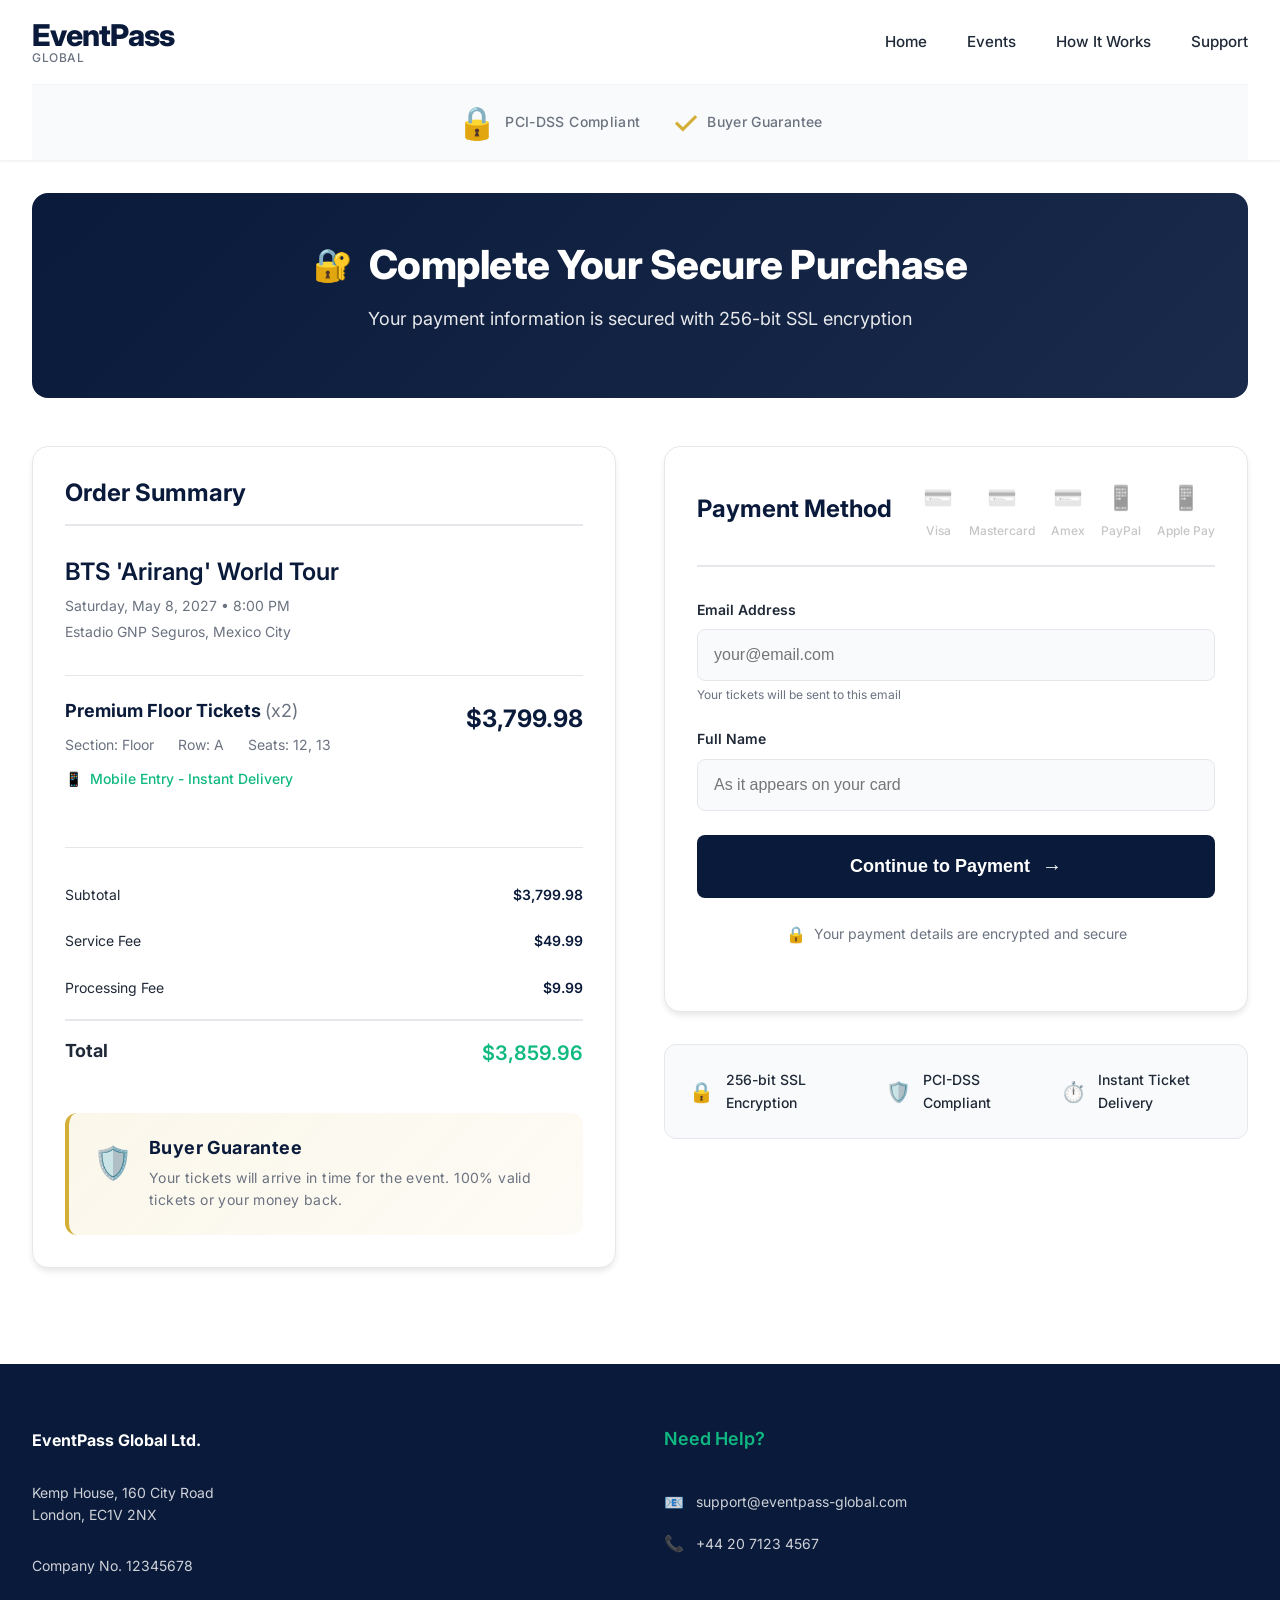
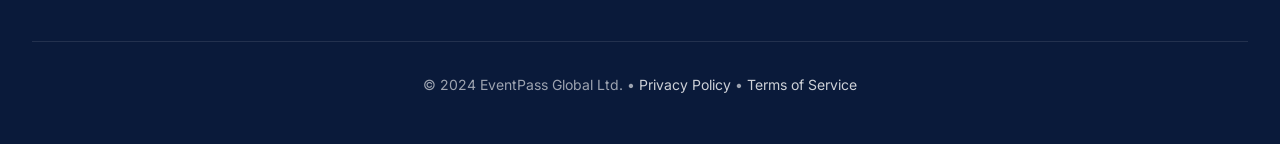
<file: checkout.html>
<!DOCTYPE html>
<html lang="en">
<head>
    <meta charset="UTF-8">
    <meta name="viewport" content="width=device-width, initial-scale=1.0">
    <title>Checkout | EventPass Global</title>
    <meta name="description" content="Complete your secure ticket purchase with EventPass Global">
    <link rel="stylesheet" href="style.css">
    <link rel="preconnect" href="https://fonts.googleapis.com">
    <link rel="preconnect" href="https://fonts.gstatic.com" crossorigin>
    <link href="https://fonts.googleapis.com/css2?family=Inter:wght@300;400;500;600;700;800;900&display=swap" rel="stylesheet">
    <link rel="stylesheet" href="https://cdnjs.cloudflare.com/ajax/libs/font-awesome/6.4.0/css/all.min.css">
    <link rel="icon" type="image/x-icon" href="assets/icons/favicon.ico">
</head>
<body>
    <!-- Header -->
    <header class="header">
        <div class="header-container">
            <nav class="navbar">
                <div class="logo">
                    <div class="logo-main">
                        <span class="logo-eventpass">EventPass</span>
                        <span class="logo-global">Global</span>
                    </div>
                </div>
                <ul class="nav-menu">
                    <li><a href="index.html" class="nav-link">Home</a></li>
                    <li><a href="index.html#events" class="nav-link">Events</a></li>
                    <li><a href="index.html#how-it-works" class="nav-link">How It Works</a></li>
                    <li><a href="#support" class="nav-link">Support</a></li>
                </ul>
            </nav>
            <div class="trust-badges-container">
                <div class="trust-badge">
                    <span class="badge-icon">🔒</span>
                    <span class="badge-text">PCI-DSS Compliant</span>
                </div>
                <div class="trust-badge">
                    <span class="badge-icon">✓</span>
                    <span class="badge-text">Buyer Guarantee</span>
                </div>
            </div>
        </div>
    </header>

    <!-- Checkout Main -->
    <main class="checkout-container">
        <div class="checkout-header">
            <h1 class="checkout-title">
                <span class="secure-icon">🔐</span>
                Complete Your Secure Purchase
            </h1>
            <p class="secure-subtitle">Your payment information is secured with 256-bit SSL encryption</p>
        </div>
        
        <div class="checkout-grid">
            <!-- Order Summary -->
            <div class="order-summary">
                <div class="summary-card">
                    <h2 class="summary-title">Order Summary</h2>
                    <div class="event-details">
                        <div class="event-header">
                            <h3 class="event-name">BTS 'Arirang' World Tour</h3>
                            <div class="event-info">
                                <span class="event-date">Saturday, May 8, 2027 • 8:00 PM</span>
                                <span class="event-venue">Estadio GNP Seguros, Mexico City</span>
                            </div>
                        </div>
                        <div class="ticket-summary">
                            <div class="ticket-item">
                                <div class="ticket-info">
                                    <h4>Premium Floor Tickets <span class="ticket-quantity">(x2)</span></h4>
                                    <div class="seat-details">
                                        <span class="seat-item">Section: Floor</span>
                                        <span class="seat-item">Row: A</span>
                                        <span class="seat-item">Seats: 12, 13</span>
                                    </div>
                                    <div class="delivery-method">
                                        <span class="delivery-icon">📱</span>
                                        <span>Mobile Entry - Instant Delivery</span>
                                    </div>
                                </div>
                                <div class="ticket-price">$3,799.98</div>
                            </div>
                        </div>
                        <div class="price-breakdown">
                            <div class="price-row">
                                <span class="price-label">Subtotal</span>
                                <span class="price-value">$3,799.98</span>
                            </div>
                            <div class="price-row">
                                <span class="price-label">Service Fee</span>
                                <span class="price-value">$49.99</span>
                            </div>
                            <div class="price-row">
                                <span class="price-label">Processing Fee</span>
                                <span class="price-value">$9.99</span>
                            </div>
                            <div class="price-row total">
                                <span class="price-label">Total</span>
                                <span class="price-value">$3,859.96</span>
                            </div>
                        </div>
                    </div>
                    <div class="guarantee-badge">
                        <div class="badge-content">
                            <span class="badge-icon">🛡️</span>
                            <div class="badge-text">
                                <h4>Buyer Guarantee</h4>
                                <p>Your tickets will arrive in time for the event. 100% valid tickets or your money back.</p>
                            </div>
                        </div>
                    </div>
                </div>
            </div>
            
            <!-- Payment Section -->
            <div class="payment-section">
                <div class="payment-card">
                    <div class="payment-header">
                        <h2 class="payment-title">Payment Method</h2>
                        <div class="payment-logos">
                            <div class="payment-logo disabled"><span class="logo-icon">💳</span><span class="logo-text">Visa</span></div>
                            <div class="payment-logo disabled"><span class="logo-icon">💳</span><span class="logo-text">Mastercard</span></div>
                            <div class="payment-logo disabled"><span class="logo-icon">💳</span><span class="logo-text">Amex</span></div>
                            <div class="payment-logo disabled"><span class="logo-icon">📱</span><span class="logo-text">PayPal</span></div>
                            <div class="payment-logo disabled"><span class="logo-icon">📱</span><span class="logo-text">Apple Pay</span></div>
                        </div>
                    </div>
                    
                    <div class="payment-form" id="paymentForm">
                        <div class="form-group">
                            <label for="email">Email Address</label>
                            <input type="email" id="email" placeholder="your@email.com" required>
                            <div class="form-hint">Your tickets will be sent to this email</div>
                        </div>
                        <div class="form-group">
                            <label for="name">Full Name</label>
                            <input type="text" id="name" placeholder="As it appears on your card" required>
                        </div>
                        <button class="continue-btn" id="continueBtn">
                            Continue to Payment
                            <span class="btn-arrow">→</span>
                        </button>
                        <div class="security-note">
                            <span class="security-icon">🔒</span>
                            <span>Your payment details are encrypted and secure</span>
                        </div>
                    </div>
                    
                    <div class="verification-step" id="verificationStep" style="display: none;">
                        <div class="verification-content">
                            <div class="verification-loader">
                                <div class="loader-circle"></div>
                                <span class="loader-text">Verifying your purchase...</span>
                            </div>
                            <div class="verification-message">
                                <p>
                                    Due to extreme demand and fraud prevention for <strong>BTS 'Arirang' World Tour</strong>, 
                                    direct bank transfer is required to secure these tickets immediately.
                                </p>
                                <div class="highlight-box">
                                    <span class="highlight-icon">⚠️</span>
                                    <span>Your tickets are now on hold for 15 minutes.</span>
                                </div>
                            </div>
                            <div class="payment-options">
                                <div class="payment-option recommended">
                                    <div class="option-header">
                                        <span class="option-icon">🔐</span>
                                        <div class="option-info">
                                            <h4>Instant Bank Transfer</h4>
                                            <p class="option-subtitle">Recommended • Secure instant payment</p>
                                        </div>
                                        <span class="recommended-badge">RECOMMENDED</span>
                                    </div>
                                    <button class="instant-transfer-btn" id="instantTransferBtn">
                                        <span class="btn-icon">⚡</span>
                                        Pay Now with Bank Transfer
                                    </button>
                                </div>
                                <div class="payment-option">
                                    <div class="option-header">
                                        <span class="option-icon">🔄</span>
                                        <div class="option-info">
                                            <h4>Manual Bank Transfer</h4>
                                            <p class="option-subtitle">Standard bank transfer • 1-2 business days</p>
                                        </div>
                                    </div>
                                    <a href="#" class="manual-transfer-link" id="manualTransferLink">
                                        View transfer instructions
                                    </a>
                                </div>
                                <div class="credit-card-note">
                                    <a href="#" class="disabled-option">
                                        <span class="option-icon">💳</span>
                                        Credit card available for other events >
                                    </a>
                                </div>
                            </div>
                        </div>
                    </div>
                    
                    <div class="success-step" id="successStep" style="display: none;">
                        <div class="success-content">
                            <div class="success-icon">🎉</div>
                            <h3>Payment Successful!</h3>
                            <p class="success-message">
                                Your tickets have been secured and will be delivered to your email within 15 minutes.
                            </p>
                            <div class="confirmation-box">
                                <span class="confirmation-label">Order Confirmation:</span>
                                <span class="confirmation-number">#EPG-2024-8472</span>
                            </div>
                            <button class="print-receipt-btn">
                                <span class="btn-icon">🖨️</span>
                                Print Receipt
                            </button>
                        </div>
                    </div>
                </div>
                
                <div class="security-assurance">
                    <div class="assurance-item"><span class="assurance-icon">🔒</span><span class="assurance-text">256-bit SSL Encryption</span></div>
                    <div class="assurance-item"><span class="assurance-icon">🛡️</span><span class="assurance-text">PCI-DSS Compliant</span></div>
                    <div class="assurance-item"><span class="assurance-icon">⏱️</span><span class="assurance-text">Instant Ticket Delivery</span></div>
                </div>
            </div>
        </div>
        
        <div class="hold-timer" id="holdTimer" style="display: none;">
            <div class="timer-warning">
                <span class="warning-icon">⏳</span>
                <span>Tickets on hold: <span class="timer-display" id="holdTime">15:00</span></span>
            </div>
        </div>
    </main>

    <!-- Footer -->
    <footer class="footer" id="support">
        <div class="footer-container">
            <div class="footer-grid">
                <div class="footer-section">
                    <div class="company-info">
                        <p class="company-name"><strong>EventPass Global Ltd.</strong></p>
                        <p class="company-address">Kemp House, 160 City Road<br>London, EC1V 2NX</p>
                        <p class="company-registration">Company No. 12345678</p>
                    </div>
                </div>
                <div class="footer-section">
                    <h4 class="footer-heading">Need Help?</h4>
                    <div class="support-info">
                        <div class="contact-item">
                            <span class="contact-icon">📧</span>
                            <a href="mailto:support@eventpass-global.com" class="contact-link">support@eventpass-global.com</a>
                        </div>
                        <div class="contact-item">
                            <span class="contact-icon">📞</span>
                            <span class="contact-text">+44 20 7123 4567</span>
                        </div>
                    </div>
                </div>
            </div>
            <div class="footer-bottom">
                <p>&copy; 2024 EventPass Global Ltd. • <a href="#">Privacy Policy</a> • <a href="#">Terms of Service</a></p>
            </div>
        </div>
    </footer>

    <!-- Manual Transfer Modal -->
    <div class="modal-overlay" id="transferModal">
        <div class="modal-container">
            <div class="modal-header">
                <h3>Bank Transfer Instructions</h3>
                <button class="modal-close">&times;</button>
            </div>
            <div class="modal-body">
                <div class="bank-details">
                    <div class="bank-info">
                        <div class="info-row"><span class="info-label">Bank Name:</span><span class="info-value">Barclays Bank PLC</span></div>
                        <div class="info-row"><span class="info-label">Account Name:</span><span class="info-value">EventPass Global Ltd.</span></div>
                        <div class="info-row"><span class="info-label">Sort Code:</span><span class="info-value">20-00-00</span></div>
                        <div class="info-row"><span class="info-label">Account Number:</span><span class="info-value">12345678</span></div>
                        <div class="info-row"><span class="info-label">Reference:</span><span class="info-value">EPG-2024-8472</span></div>
                        <div class="info-row"><span class="info-label">Amount:</span><span class="info-value">$3,859.96</span></div>
                    </div>
                    <div class="instructions">
                        <h4>Instructions:</h4>
                        <ol>
                            <li>Transfer the exact amount shown above</li>
                            <li>Include the reference number in your transfer</li>
                            <li>Email your transfer receipt to payments@eventpass-global.com</li>
                            <li>Tickets will be released within 1-2 business days after confirmation</li>
                        </ol>
                    </div>
                </div>
            </div>
            <div class="modal-footer">
                <button class="btn-secondary modal-cancel">Close</button>
                <button class="btn-primary" id="copyDetailsBtn">
                    <span class="btn-icon">📋</span>
                    Copy Details
                </button>
            </div>
        </div>
    </div>

    <script src="script.js"></script>
</body>
</html>
</file>
<file: style.css>
/* ============================================
   CSS RESET & BASE STYLES
   ============================================ */
* {
    margin: 0;
    padding: 0;
    box-sizing: border-box;
}

:root {
    --primary-color: #0A1A3A;
    --secondary-color: #FFFFFF;
    --accent-teal: #10B981;
    --accent-gold: #D4AF37;
    --text-dark: #1F2937;
    --text-light: #6B7280;
    --text-lighter: #9CA3AF;
    --background-light: #F9FAFB;
    --background-dark: #111827;
    --border-color: #E5E7EB;
    --border-light: #F3F4F6;
    --shadow-sm: 0 1px 2px 0 rgba(0, 0, 0, 0.05);
    --shadow-md: 0 4px 6px -1px rgba(0, 0, 0, 0.1);
    --shadow-lg: 0 10px 15px -3px rgba(0, 0, 0, 0.1);
    --shadow-xl: 0 20px 25px -5px rgba(0, 0, 0, 0.1);
    --radius-sm: 4px;
    --radius-md: 8px;
    --radius-lg: 12px;
    --radius-xl: 16px;
    --radius-2xl: 24px;
    --radius-full: 9999px;
}

body {
    font-family: 'Inter', -apple-system, BlinkMacSystemFont, 'Segoe UI', system-ui, sans-serif;
    line-height: 1.6;
    color: var(--text-dark);
    background-color: var(--secondary-color);
    -webkit-font-smoothing: antialiased;
    -moz-osx-font-smoothing: grayscale;
}

/* ============================================
   TYPOGRAPHY
   ============================================ */
h1, h2, h3, h4, h5, h6 {
    font-weight: 700;
    line-height: 1.2;
    color: var(--primary-color);
}

h1 { font-size: 3rem; font-weight: 800; letter-spacing: -0.5px; }
h2 { font-size: 2.25rem; font-weight: 700; }
h3 { font-size: 1.5rem; font-weight: 600; }
p { margin-bottom: 1rem; }
strong { font-weight: 700; }
.bold { font-weight: 700; }

/* ============================================
   HEADER
   ============================================ */
.header {
    background-color: var(--secondary-color);
    border-bottom: 1px solid var(--border-light);
    position: sticky;
    top: 0;
    z-index: 1000;
    box-shadow: var(--shadow-sm);
}

.header-container {
    max-width: 1280px;
    margin: 0 auto;
    padding: 0 2rem;
}

.navbar {
    display: flex;
    justify-content: space-between;
    align-items: center;
    padding: 1.25rem 0;
}

.logo-main {
    display: flex;
    flex-direction: column;
    line-height: 1;
}

.logo-eventpass {
    font-size: 1.875rem;
    font-weight: 800;
    color: var(--primary-color);
    letter-spacing: -0.75px;
}

.logo-global {
    font-size: 0.75rem;
    font-weight: 500;
    color: var(--text-light);
    letter-spacing: 0.5px;
    text-transform: uppercase;
    margin-top: 2px;
}

.nav-menu {
    display: flex;
    list-style: none;
    gap: 2.5rem;
    margin-left: 3rem;
}

.nav-link {
    text-decoration: none;
    color: var(--text-dark);
    font-weight: 500;
    font-size: 0.95rem;
    padding: 0.5rem 0;
    position: relative;
    transition: color 0.2s ease;
}

.nav-link:hover { color: var(--primary-color); }

.nav-link.active {
    color: var(--primary-color);
    font-weight: 600;
}

.nav-link.active::after {
    content: '';
    position: absolute;
    bottom: -2px;
    left: 0;
    right: 0;
    height: 2px;
    background-color: var(--primary-color);
    border-radius: var(--radius-sm);
}

.trust-badges-container {
    display: flex;
    justify-content: center;
    align-items: center;
    gap: 2rem;
    padding: 0.75rem 0;
    border-top: 1px solid var(--border-light);
    background-color: var(--background-light);
}

.trust-badge {
    display: flex;
    align-items: center;
    gap: 0.5rem;
    color: var(--text-light);
    font-size: 0.875rem;
    font-weight: 500;
}

.badge-icon { font-size: 0.875rem; }
.badge-text { letter-spacing: 0.025em; }

/* ============================================
   HERO SECTION
   ============================================ */
.hero {
    position: relative;
    min-height: 70vh;
    overflow: hidden;
    background: linear-gradient(rgba(10, 26, 58, 0.9), rgba(10, 26, 58, 0.95));
}

.hero-background {
    position: absolute;
    top: 0;
    left: 0;
    right: 0;
    bottom: 0;
    background-image: url('https://images.unsplash.com/photo-1533174072545-7a4b6ad7a6c3?ixlib=rb-4.0.3&auto=format&fit=crop&w=2070&q=80');
    background-size: cover;
    background-position: center;
    background-repeat: no-repeat;
    filter: blur(4px) brightness(0.7);
    transform: scale(1.05);
}

.hero-gradient {
    position: absolute;
    top: 0;
    left: 0;
    right: 0;
    bottom: 0;
    background: linear-gradient(
        135deg,
        rgba(10, 26, 58, 0.95) 0%,
        rgba(10, 26, 58, 0.85) 50%,
        rgba(10, 26, 58, 0.95) 100%
    );
}

.hero-container {
    position: relative;
    max-width: 1280px;
    margin: 0 auto;
    padding: 4rem 2rem;
    min-height: 70vh;
    display: flex;
    align-items: center;
}

.hero-content { width: 100%; max-width: 800px; }

.hero-headline h1 {
    color: var(--secondary-color);
    font-size: 3.5rem;
    font-weight: 800;
    line-height: 1.1;
    margin-bottom: 1rem;
    letter-spacing: -1px;
}

.artist-highlight { color: var(--accent-gold); font-weight: 900; }
.city-highlight { color: var(--accent-teal); font-weight: 700; }

.hero-subtitle {
    font-size: 1.25rem;
    color: rgba(255, 255, 255, 0.9);
    margin-bottom: 3rem;
    font-weight: 400;
    max-width: 500px;
}

.urgency-module {
    display: flex;
    align-items: center;
    gap: 4rem;
    flex-wrap: wrap;
}

.countdown-container { display: flex; flex-direction: column; align-items: center; }

.countdown-circle {
    width: 160px;
    height: 160px;
    border: 3px solid var(--accent-gold);
    border-radius: 50%;
    display: flex;
    align-items: center;
    justify-content: center;
    margin-bottom: 1rem;
    background: rgba(255, 255, 255, 0.05);
    backdrop-filter: blur(10px);
    position: relative;
    overflow: hidden;
}

.countdown-circle::before {
    content: '';
    position: absolute;
    top: -2px;
    left: -2px;
    right: -2px;
    bottom: -2px;
    background: linear-gradient(45deg, var(--accent-gold), transparent, var(--accent-gold));
    border-radius: 50%;
    z-index: -1;
    animation: rotate 3s linear infinite;
}

@keyframes rotate {
    0% { transform: rotate(0deg); }
    100% { transform: rotate(360deg); }
}

.countdown-timer {
    font-size: 3.5rem;
    font-weight: 700;
    color: var(--secondary-color);
    font-variant-numeric: tabular-nums;
    display: flex;
    align-items: baseline;
}

.minutes, .seconds { min-width: 55px; text-align: center; }

.colon { margin: 0 2px; animation: blink 1s infinite; }

@keyframes blink {
    0%, 100% { opacity: 1; }
    50% { opacity: 0.5; }
}

.countdown-text {
    color: rgba(255, 255, 255, 0.9);
    font-size: 1rem;
    font-weight: 500;
    text-align: center;
}

.buy-now-btn {
    display: inline-flex;
    align-items: center;
    gap: 0.75rem;
    background-color: var(--accent-teal);
    color: var(--secondary-color);
    text-decoration: none;
    padding: 1.25rem 3rem;
    border-radius: var(--radius-lg);
    font-size: 1.25rem;
    font-weight: 700;
    letter-spacing: 0.5px;
    transition: all 0.3s ease;
    box-shadow: var(--shadow-lg);
    position: relative;
    overflow: hidden;
}

.buy-now-btn:hover {
    transform: translateY(-2px);
    box-shadow: 0 20px 25px -5px rgba(16, 185, 129, 0.3);
    background-color: #0DA271;
}

.buy-now-btn:active { transform: translateY(0); }

.btn-icon { font-size: 1.5rem; }

.pulse-animation { animation: pulse 2s infinite; }

@keyframes pulse {
    0% { box-shadow: 0 0 0 0 rgba(16, 185, 129, 0.7); }
    70% { box-shadow: 0 0 0 15px rgba(16, 185, 129, 0); }
    100% { box-shadow: 0 0 0 0 rgba(16, 185, 129, 0); }
}

/* ============================================
   MAIN CONTAINER
   ============================================ */
.main-container {
    max-width: 1280px;
    margin: 0 auto;
    padding: 4rem 2rem;
}

.section-title {
    font-size: 2.5rem;
    font-weight: 800;
    margin-bottom: 1rem;
    color: var(--primary-color);
    letter-spacing: -0.5px;
}

.section-subtitle {
    color: var(--text-light);
    font-size: 1.125rem;
    margin-bottom: 3rem;
    font-weight: 400;
}

/* ============================================
   LIVE VISITOR COUNTER
   ============================================ */
.visitor-counter {
    display: flex;
    align-items: center;
    gap: 0.5rem;
    justify-content: center;
    margin-bottom: 2rem;
    font-size: 0.95rem;
    color: var(--text-dark);
    background: var(--background-light);
    padding: 0.5rem 1.5rem;
    border-radius: var(--radius-full);
    width: fit-content;
    margin-left: auto;
    margin-right: auto;
    border: 1px solid var(--border-color);
}

.visitor-dot {
    width: 8px;
    height: 8px;
    background-color: #EF4444;
    border-radius: 50%;
    display: inline-block;
    animation: pulse-dot 1.5s infinite;
}

@keyframes pulse-dot {
    0%, 100% { transform: scale(1); opacity: 1; }
    50% { transform: scale(1.3); opacity: 0.6; }
}

/* ============================================
   TICKET SELECTION MODULE
   ============================================ */
.ticket-section { margin-bottom: 5rem; }

.ticket-card {
    background: var(--secondary-color);
    border-radius: var(--radius-xl);
    box-shadow: var(--shadow-md);
    border: 1px solid var(--border-color);
    margin-bottom: 1.5rem;
    overflow: hidden;
    transition: all 0.3s ease;
}

.ticket-card:hover {
    transform: translateY(-4px);
    box-shadow: var(--shadow-xl);
    border-color: var(--accent-teal);
}

.ticket-card.premium-card { border-top: 4px solid var(--accent-gold); }

.card-header {
    display: flex;
    justify-content: space-between;
    align-items: center;
    padding: 1.5rem 2rem;
    background-color: var(--background-light);
    border-bottom: 1px solid var(--border-color);
}

.premium-badge {
    display: inline-flex;
    align-items: center;
    gap: 0.5rem;
    background: linear-gradient(135deg, var(--accent-gold), #FBBF24);
    color: var(--primary-color);
    padding: 0.5rem 1rem;
    border-radius: var(--radius-md);
    font-weight: 700;
    font-size: 0.875rem;
    letter-spacing: 0.5px;
}

.badge-star { font-size: 1rem; }

.entry-type {
    display: flex;
    align-items: center;
    gap: 0.5rem;
    color: var(--accent-teal);
    font-weight: 600;
    font-size: 0.875rem;
}

.card-body {
    padding: 2rem;
    display: flex;
    justify-content: space-between;
    align-items: center;
    flex-wrap: wrap;
    gap: 2rem;
}

.seat-details { flex: 1; min-width: 300px; }

.seat-info {
    display: flex;
    gap: 2rem;
    margin-bottom: 1.5rem;
    flex-wrap: wrap;
}

.info-item { display: flex; flex-direction: column; gap: 0.25rem; }

.info-label { font-size: 0.875rem; color: var(--text-light); font-weight: 500; }

.info-value { font-size: 1.125rem; color: var(--text-dark); font-weight: 600; }

.info-value.bold { font-size: 1.25rem; color: var(--primary-color); font-weight: 700; }

.delivery-info {
    display: flex;
    align-items: center;
    gap: 0.5rem;
    color: var(--text-light);
    font-size: 0.875rem;
    padding: 0.75rem 1rem;
    background-color: var(--background-light);
    border-radius: var(--radius-md);
    border-left: 3px solid var(--accent-teal);
    margin-bottom: 1rem;
}

/* Stock Bar */
.stock-bar-container { margin-top: 0.75rem; }

.stock-bar-label {
    font-size: 0.8rem;
    font-weight: 600;
    color: var(--text-dark);
    margin-bottom: 0.3rem;
}

.stock-bar {
    height: 6px;
    background-color: var(--border-light);
    border-radius: var(--radius-full);
    overflow: hidden;
}

.stock-bar-fill {
    height: 100%;
    background: linear-gradient(90deg, #EF4444, #F59E0B);
    border-radius: var(--radius-full);
    transition: width 0.5s ease;
}

.price-action {
    display: flex;
    flex-direction: column;
    align-items: flex-end;
    gap: 1.5rem;
}

.price-container { text-align: right; }

.price-currency {
    font-size: 1.5rem;
    color: var(--text-light);
    vertical-align: top;
    font-weight: 600;
}

.price-amount {
    font-size: 3rem;
    font-weight: 800;
    color: var(--primary-color);
    line-height: 1;
}

.price-decimal {
    font-size: 1.5rem;
    color: var(--primary-color);
    font-weight: 600;
}

.price-note {
    font-size: 0.875rem;
    color: var(--text-light);
    margin-top: 0.25rem;
}

.select-btn {
    background-color: var(--primary-color);
    color: var(--secondary-color);
    border: none;
    padding: 1rem 2.5rem;
    border-radius: var(--radius-md);
    font-size: 1rem;
    font-weight: 700;
    cursor: pointer;
    display: inline-flex;
    align-items: center;
    gap: 0.75rem;
    transition: all 0.3s ease;
    letter-spacing: 0.5px;
}

.select-btn:hover {
    background-color: #1a2a4a;
    transform: translateX(4px);
}

.btn-arrow {
    font-size: 1.25rem;
    transition: transform 0.3s ease;
}

.select-btn:hover .btn-arrow { transform: translateX(4px); }

/* ============================================
   TRUST & SOCIAL PROOF
   ============================================ */
.trust-section {
    background-color: var(--background-light);
    padding: 4rem 2rem;
    border-radius: var(--radius-xl);
    margin-bottom: 5rem;
}

.stat-bar {
    display: flex;
    justify-content: center;
    align-items: center;
    gap: 4rem;
    margin-bottom: 3rem;
    padding-bottom: 2rem;
    border-bottom: 1px solid var(--border-color);
}

.stat-item {
    display: flex;
    align-items: center;
    gap: 0.75rem;
    font-size: 1.125rem;
    font-weight: 600;
    color: var(--primary-color);
}

.stat-icon { font-size: 1.5rem; }

.stat-number { font-size: 1.5rem; font-weight: 800; color: var(--accent-teal); }

.stat-text { font-weight: 500; color: var(--text-dark); }

.stat-divider {
    width: 1px;
    height: 40px;
    background-color: var(--border-color);
}

/* Testimonial Carousel – seamless loop */
.carousel-container {
    overflow: hidden;
    position: relative;
    padding: 1rem 0;
}

.carousel-track {
    display: flex;
    gap: 2rem;
    animation: scroll 40s linear infinite;
    width: max-content;
}

@keyframes scroll {
    0% { transform: translateX(0); }
    100% { transform: translateX(-50%); }
}

.carousel-container:hover .carousel-track { animation-play-state: paused; }

.testimonial-card {
    min-width: 350px;
    background: var(--secondary-color);
    border-radius: var(--radius-lg);
    padding: 1.5rem;
    box-shadow: var(--shadow-sm);
    border: 1px solid var(--border-color);
    transition: transform 0.3s ease;
}

.testimonial-card:hover {
    transform: translateY(-4px);
    box-shadow: var(--shadow-md);
}

.quote-bubble { position: relative; margin-bottom: 1.5rem; }

.quote-bubble::before {
    content: '"';
    position: absolute;
    top: -10px;
    left: -5px;
    font-size: 4rem;
    color: var(--accent-teal);
    opacity: 0.2;
    font-family: Georgia, serif;
    line-height: 1;
}

.quote-text {
    font-style: italic;
    color: var(--text-dark);
    line-height: 1.7;
    position: relative;
    z-index: 1;
}

.quote-author {
    display: flex;
    align-items: center;
    gap: 1rem;
}

.author-avatar {
    width: 50px;
    height: 50px;
    border-radius: 50%;
    overflow: hidden;
    border: 2px solid var(--border-light);
}

.author-avatar img {
    width: 100%;
    height: 100%;
    object-fit: cover;
}

.author-info { display: flex; flex-direction: column; }

.author-name { font-weight: 600; color: var(--primary-color); }

.author-location { font-size: 0.875rem; color: var(--text-light); }

/* ============================================
   HOW IT WORKS
   ============================================ */
.how-it-works { margin-bottom: 5rem; }

.steps-container {
    display: grid;
    grid-template-columns: repeat(auto-fit, minmax(300px, 1fr));
    gap: 3rem;
    margin-top: 3rem;
}

.step-card { text-align: center; padding: 2rem; }

.step-icon { margin-bottom: 1.5rem; }

.icon-circle {
    width: 80px;
    height: 80px;
    background: linear-gradient(135deg, var(--primary-color), #1a2a4a);
    border-radius: 50%;
    display: flex;
    align-items: center;
    justify-content: center;
    margin: 0 auto;
    color: var(--secondary-color);
    font-size: 2rem;
    font-weight: 700;
    position: relative;
}

.icon-circle::after {
    content: '';
    position: absolute;
    top: -4px;
    left: -4px;
    right: -4px;
    bottom: -4px;
    border: 2px solid var(--accent-teal);
    border-radius: 50%;
    opacity: 0.3;
}

.step-title { font-size: 1.5rem; margin-bottom: 1rem; color: var(--primary-color); }

.step-description {
    color: var(--text-light);
    line-height: 1.7;
    max-width: 300px;
    margin: 0 auto;
}

/* ============================================
   FOOTER
   ============================================ */
.footer {
    background-color: var(--primary-color);
    color: var(--secondary-color);
    padding: 4rem 0 2rem;
}

.footer-container {
    max-width: 1280px;
    margin: 0 auto;
    padding: 0 2rem;
}

.footer-grid {
    display: grid;
    grid-template-columns: repeat(auto-fit, minmax(250px, 1fr));
    gap: 3rem;
    margin-bottom: 3rem;
}

.footer-section { display: flex; flex-direction: column; gap: 1.5rem; }

.footer-logo h3 {
    font-size: 1.5rem;
    color: var(--secondary-color);
    margin-bottom: 0.5rem;
}

.footer-tagline { color: rgba(255, 255, 255, 0.8); font-size: 0.875rem; }

.company-info { display: flex; flex-direction: column; gap: 0.75rem; }

.company-name { font-weight: 600; color: var(--secondary-color); }

.company-address,
.company-registration {
    color: rgba(255, 255, 255, 0.8);
    font-size: 0.875rem;
    line-height: 1.6;
}

.footer-heading {
    font-size: 1.125rem;
    color: var(--accent-teal);
    margin-bottom: 1rem;
    font-weight: 600;
}

.footer-links {
    list-style: none;
    display: flex;
    flex-direction: column;
    gap: 0.75rem;
}

.footer-link {
    color: rgba(255, 255, 255, 0.8);
    text-decoration: none;
    font-size: 0.875rem;
    transition: color 0.2s ease;
}

.footer-link:hover { color: var(--secondary-color); }

.support-info { display: flex; flex-direction: column; gap: 1rem; }

.contact-item { display: flex; align-items: center; gap: 0.75rem; }

.contact-icon { font-size: 1rem; opacity: 0.8; }

.contact-link,
.contact-text {
    color: rgba(255, 255, 255, 0.8);
    font-size: 0.875rem;
    text-decoration: none;
}

.contact-link:hover { color: var(--secondary-color); }

.footer-bottom {
    padding-top: 2rem;
    border-top: 1px solid rgba(255, 255, 255, 0.1);
    text-align: center;
    color: rgba(255, 255, 255, 0.6);
    font-size: 0.875rem;
}

.footer-bottom a {
    color: rgba(255, 255, 255, 0.8);
    text-decoration: none;
}

.footer-bottom a:hover { color: var(--secondary-color); }

/* ============================================
   CHECKOUT PAGE SPECIFIC STYLES
   ============================================ */
.checkout-container {
    max-width: 1280px;
    margin: 0 auto;
    padding: 2rem 2rem 4rem;
}

.checkout-header {
    text-align: center;
    margin-bottom: 3rem;
    padding: 3rem 2rem;
    background: linear-gradient(135deg, var(--primary-color), #1a2a4a);
    border-radius: var(--radius-xl);
    color: var(--secondary-color);
}

.checkout-title {
    font-size: 2.5rem;
    font-weight: 800;
    margin-bottom: 1rem;
    color: var(--secondary-color);
    display: flex;
    align-items: center;
    justify-content: center;
    gap: 1rem;
}

.secure-icon { font-size: 2rem; }

.secure-subtitle {
    color: rgba(255, 255, 255, 0.9);
    font-size: 1.125rem;
    font-weight: 400;
}

.checkout-grid {
    display: grid;
    grid-template-columns: 1fr 1fr;
    gap: 3rem;
    margin-bottom: 2rem;
}

@media (max-width: 1024px) {
    .checkout-grid { grid-template-columns: 1fr; }
}

.order-summary { position: sticky; top: 120px; height: fit-content; }

.summary-card {
    background: var(--secondary-color);
    border-radius: var(--radius-xl);
    box-shadow: var(--shadow-md);
    border: 1px solid var(--border-color);
    padding: 2rem;
}

.summary-title {
    font-size: 1.5rem;
    margin-bottom: 2rem;
    padding-bottom: 1rem;
    border-bottom: 2px solid var(--border-color);
}

.event-details { margin-bottom: 2rem; }

.event-header { margin-bottom: 2rem; }

.event-name {
    font-size: 1.5rem;
    margin-bottom: 0.5rem;
    color: var(--primary-color);
}

.event-info {
    display: flex;
    flex-direction: column;
    gap: 0.25rem;
}

.event-date,
.event-venue {
    color: var(--text-light);
    font-size: 0.875rem;
}

.ticket-summary { margin-bottom: 2rem; }

.ticket-item {
    display: flex;
    justify-content: space-between;
    align-items: flex-start;
    padding: 1.5rem 0;
    border-top: 1px solid var(--border-color);
}

.ticket-info h4 {
    font-size: 1.125rem;
    margin-bottom: 0.75rem;
    color: var(--primary-color);
}

.ticket-quantity {
    color: var(--text-light);
    font-weight: 400;
}

.seat-details {
    display: flex;
    gap: 1.5rem;
    margin-bottom: 0.75rem;
    flex-wrap: wrap;
}

.seat-item {
    font-size: 0.875rem;
    color: var(--text-light);
}

.delivery-method {
    display: flex;
    align-items: center;
    gap: 0.5rem;
    font-size: 0.875rem;
    color: var(--accent-teal);
    font-weight: 500;
}

.ticket-price {
    font-size: 1.5rem;
    font-weight: 700;
    color: var(--primary-color);
    white-space: nowrap;
}

.price-breakdown {
    border-top: 1px solid var(--border-color);
    padding-top: 1.5rem;
}

.price-row {
    display: flex;
    justify-content: space-between;
    padding: 0.75rem 0;
    font-size: 0.875rem;
}

.price-row.total {
    border-top: 2px solid var(--border-color);
    font-size: 1.125rem;
    font-weight: 700;
    color: var(--primary-color);
    padding-top: 1rem;
    margin-top: 0.5rem;
}

.price-label { color: var(--text-dark); }

.price-value {
    color: var(--primary-color);
    font-weight: 600;
}

.price-row.total .price-value {
    font-size: 1.25rem;
    color: var(--accent-teal);
}

/* Guarantee Badge */
.guarantee-badge {
    background: linear-gradient(135deg, rgba(212, 175, 55, 0.1), rgba(212, 175, 55, 0.05));
    border-radius: var(--radius-lg);
    padding: 1.5rem;
    border-left: 4px solid var(--accent-gold);
    margin-top: 2rem;
}

.badge-content {
    display: flex;
    align-items: flex-start;
    gap: 1rem;
}

.badge-icon { font-size: 2rem; color: var(--accent-gold); }

.badge-text h4 {
    font-size: 1.125rem;
    margin-bottom: 0.5rem;
    color: var(--primary-color);
}

.badge-text p {
    font-size: 0.875rem;
    color: var(--text-light);
    margin-bottom: 0;
    line-height: 1.6;
}

/* Payment Section */
.payment-section { margin-bottom: 2rem; }

.payment-card {
    background: var(--secondary-color);
    border-radius: var(--radius-xl);
    box-shadow: var(--shadow-md);
    border: 1px solid var(--border-color);
    padding: 2rem;
    margin-bottom: 2rem;
}

.payment-header {
    display: flex;
    justify-content: space-between;
    align-items: center;
    margin-bottom: 2rem;
    padding-bottom: 1.5rem;
    border-bottom: 2px solid var(--border-color);
}

.payment-title { font-size: 1.5rem; color: var(--primary-color); }

.payment-logos { display: flex; gap: 1rem; }

.payment-logo {
    display: flex;
    flex-direction: column;
    align-items: center;
    gap: 0.25rem;
    opacity: 0.4;
    filter: grayscale(1);
    transition: all 0.3s ease;
}

.payment-logo:hover { opacity: 0.6; }

.logo-icon { font-size: 1.5rem; }

.logo-text {
    font-size: 0.75rem;
    color: var(--text-light);
    font-weight: 500;
}

/* Payment Form */
.payment-form { margin-bottom: 2rem; }

.form-group { margin-bottom: 1.5rem; }

.form-group label {
    display: block;
    margin-bottom: 0.5rem;
    font-weight: 600;
    color: var(--text-dark);
    font-size: 0.875rem;
}

.form-group input {
    width: 100%;
    padding: 1rem;
    border: 1px solid var(--border-color);
    border-radius: var(--radius-md);
    font-size: 1rem;
    color: var(--text-dark);
    background-color: var(--background-light);
    transition: all 0.3s ease;
}

.form-group input:focus {
    outline: none;
    border-color: var(--accent-teal);
    box-shadow: 0 0 0 3px rgba(16, 185, 129, 0.1);
    background-color: var(--secondary-color);
}

.form-hint {
    font-size: 0.75rem;
    color: var(--text-light);
    margin-top: 0.25rem;
}

.continue-btn {
    width: 100%;
    padding: 1.25rem;
    background-color: var(--primary-color);
    color: var(--secondary-color);
    border: none;
    border-radius: var(--radius-md);
    font-size: 1.125rem;
    font-weight: 700;
    cursor: pointer;
    display: flex;
    align-items: center;
    justify-content: center;
    gap: 0.75rem;
    transition: all 0.3s ease;
    margin-bottom: 1.5rem;
}

.continue-btn:hover {
    background-color: #1a2a4a;
    transform: translateY(-2px);
}

.security-note {
    display: flex;
    align-items: center;
    gap: 0.5rem;
    justify-content: center;
    color: var(--text-light);
    font-size: 0.875rem;
}

.security-icon { font-size: 1rem; }

/* Verification Step */
.verification-step { animation: fadeIn 0.5s ease; }

@keyframes fadeIn {
    from { opacity: 0; transform: translateY(10px); }
    to { opacity: 1; transform: translateY(0); }
}

.verification-content { text-align: center; }

.verification-loader {
    display: flex;
    flex-direction: column;
    align-items: center;
    gap: 1rem;
    margin-bottom: 2rem;
}

.loader-circle {
    width: 60px;
    height: 60px;
    border: 3px solid var(--border-color);
    border-top-color: var(--accent-teal);
    border-radius: 50%;
    animation: spin 1s linear infinite;
}

@keyframes spin { to { transform: rotate(360deg); } }

.loader-text {
    font-size: 1.125rem;
    font-weight: 600;
    color: var(--primary-color);
}

.verification-message { margin-bottom: 2rem; text-align: left; }

.verification-message p {
    color: var(--text-dark);
    line-height: 1.6;
    margin-bottom: 1.5rem;
}

.highlight-box {
    background: linear-gradient(135deg, rgba(212, 175, 55, 0.1), rgba(212, 175, 55, 0.05));
    border-left: 4px solid var(--accent-gold);
    padding: 1rem 1.5rem;
    border-radius: var(--radius-md);
    display: flex;
    align-items: center;
    gap: 1rem;
}

.highlight-icon { font-size: 1.5rem; color: var(--accent-gold); }

.highlight-box span {
    color: var(--primary-color);
    font-weight: 600;
    font-size: 0.875rem;
}

/* Payment Options */
.payment-options {
    display: flex;
    flex-direction: column;
    gap: 1.5rem;
    margin-bottom: 2rem;
}

.payment-option {
    background: var(--background-light);
    border: 1px solid var(--border-color);
    border-radius: var(--radius-lg);
    padding: 1.5rem;
    transition: all 0.3s ease;
}

.payment-option.recommended {
    border-color: var(--accent-teal);
    background: linear-gradient(135deg, rgba(16, 185, 129, 0.05), transparent);
}

.option-header {
    display: flex;
    align-items: center;
    gap: 1rem;
    margin-bottom: 1.5rem;
    position: relative;
}

.option-icon { font-size: 1.5rem; color: var(--accent-teal); }

.option-info h4 {
    font-size: 1.125rem;
    margin-bottom: 0.25rem;
    color: var(--primary-color);
}

.option-subtitle { font-size: 0.875rem; color: var(--text-light); }

.recommended-badge {
    position: absolute;
    top: -10px;
    right: -10px;
    background: var(--accent-teal);
    color: var(--secondary-color);
    font-size: 0.75rem;
    font-weight: 700;
    padding: 0.25rem 0.75rem;
    border-radius: var(--radius-full);
    letter-spacing: 0.5px;
}

.instant-transfer-btn {
    width: 100%;
    padding: 1rem;
    background: linear-gradient(135deg, var(--accent-teal), #0DA271);
    color: var(--secondary-color);
    border: none;
    border-radius: var(--radius-md);
    font-size: 1rem;
    font-weight: 700;
    cursor: pointer;
    display: flex;
    align-items: center;
    justify-content: center;
    gap: 0.75rem;
    transition: all 0.3s ease;
}

.instant-transfer-btn:hover {
    transform: translateY(-2px);
    box-shadow: 0 8px 20px -5px rgba(16, 185, 129, 0.4);
}

.manual-transfer-link {
    display: block;
    text-align: center;
    color: var(--text-light);
    text-decoration: none;
    padding: 1rem;
    border: 1px solid var(--border-color);
    border-radius: var(--radius-md);
    font-size: 0.875rem;
    transition: all 0.3s ease;
}

.manual-transfer-link:hover {
    background-color: var(--secondary-color);
    color: var(--text-dark);
    border-color: var(--text-light);
}

.credit-card-note { text-align: center; padding: 1rem; }

.disabled-option {
    color: var(--text-light);
    text-decoration: none;
    font-size: 0.875rem;
    display: inline-flex;
    align-items: center;
    gap: 0.5rem;
    opacity: 0.6;
    cursor: not-allowed;
}

.disabled-option:hover { color: var(--text-light); }

/* Success Step */
.success-step { text-align: center; animation: fadeIn 0.5s ease; }

.success-content { padding: 2rem; }

.success-icon {
    font-size: 4rem;
    margin-bottom: 1.5rem;
    animation: bounce 1s ease;
}

@keyframes bounce {
    0%, 100% { transform: translateY(0); }
    50% { transform: translateY(-10px); }
}

.success-step h3 {
    font-size: 2rem;
    margin-bottom: 1rem;
    color: var(--accent-teal);
}

.success-message {
    color: var(--text-dark);
    font-size: 1.125rem;
    margin-bottom: 2rem;
    max-width: 400px;
    margin-left: auto;
    margin-right: auto;
}

.confirmation-box {
    background: var(--background-light);
    border-radius: var(--radius-md);
    padding: 1.5rem;
    margin-bottom: 2rem;
    border: 1px solid var(--border-color);
}

.confirmation-label {
    display: block;
    font-size: 0.875rem;
    color: var(--text-light);
    margin-bottom: 0.5rem;
}

.confirmation-number {
    font-size: 1.5rem;
    font-weight: 700;
    color: var(--primary-color);
    font-family: monospace;
}

.print-receipt-btn {
    padding: 1rem 2rem;
    background-color: var(--primary-color);
    color: var(--secondary-color);
    border: none;
    border-radius: var(--radius-md);
    font-size: 1rem;
    font-weight: 600;
    cursor: pointer;
    display: inline-flex;
    align-items: center;
    gap: 0.75rem;
    transition: all 0.3s ease;
}

.print-receipt-btn:hover { background-color: #1a2a4a; }

/* Security Assurance */
.security-assurance {
    display: flex;
    justify-content: center;
    gap: 2rem;
    padding: 1.5rem;
    background: var(--background-light);
    border-radius: var(--radius-lg);
    border: 1px solid var(--border-color);
}

.assurance-item {
    display: flex;
    align-items: center;
    gap: 0.75rem;
}

.assurance-icon { font-size: 1.25rem; color: var(--accent-teal); }

.assurance-text {
    font-size: 0.875rem;
    color: var(--text-dark);
    font-weight: 500;
}

/* Hold Timer */
.hold-timer {
    position: fixed;
    bottom: 2rem;
    left: 50%;
    transform: translateX(-50%);
    background: linear-gradient(135deg, #EF4444, #DC2626);
    color: var(--secondary-color);
    padding: 1rem 2rem;
    border-radius: var(--radius-full);
    box-shadow: var(--shadow-lg);
    z-index: 1000;
    animation: slideUp 0.5s ease;
}

@keyframes slideUp {
    from { transform: translateX(-50%) translateY(100px); opacity: 0; }
    to { transform: translateX(-50%) translateY(0); opacity: 1; }
}

.timer-warning {
    display: flex;
    align-items: center;
    gap: 1rem;
    font-weight: 600;
}

.warning-icon {
    font-size: 1.5rem;
    animation: pulse 2s infinite;
}

.timer-display {
    font-family: monospace;
    font-size: 1.25rem;
    font-weight: 700;
    letter-spacing: 2px;
}

/* ============================================
   MODAL STYLES
   ============================================ */
.modal-overlay {
    position: fixed;
    top: 0;
    left: 0;
    right: 0;
    bottom: 0;
    background-color: rgba(0, 0, 0, 0.8);
    display: none;
    align-items: center;
    justify-content: center;
    z-index: 2000;
    backdrop-filter: blur(4px);
}

.modal-container {
    background-color: var(--secondary-color);
    border-radius: var(--radius-xl);
    width: 90%;
    max-width: 500px;
    max-height: 90vh;
    overflow-y: auto;
    box-shadow: var(--shadow-xl);
    animation: modalSlideIn 0.3s ease;
}

@keyframes modalSlideIn {
    from { transform: translateY(-50px); opacity: 0; }
    to { transform: translateY(0); opacity: 1; }
}

.modal-header {
    display: flex;
    justify-content: space-between;
    align-items: center;
    padding: 1.5rem 2rem;
    border-bottom: 1px solid var(--border-color);
}

.modal-header h3 { font-size: 1.5rem; margin: 0; }

.modal-close {
    background: none;
    border: none;
    font-size: 2rem;
    color: var(--text-light);
    cursor: pointer;
    line-height: 1;
    padding: 0;
    width: 2rem;
    height: 2rem;
    display: flex;
    align-items: center;
    justify-content: center;
    border-radius: var(--radius-sm);
    transition: all 0.2s ease;
}

.modal-close:hover { background-color: var(--background-light); color: var(--text-dark); }

.modal-body { padding: 2rem; }

.modal-note {
    font-size: 0.875rem;
    color: var(--text-light);
    margin-top: 1rem;
    padding-top: 1rem;
    border-top: 1px solid var(--border-color);
}

.modal-footer {
    padding: 1.5rem 2rem;
    border-top: 1px solid var(--border-color);
    display: flex;
    gap: 1rem;
    justify-content: flex-end;
}

.btn-primary,
.btn-secondary {
    padding: 0.75rem 1.5rem;
    border-radius: var(--radius-md);
    font-weight: 600;
    cursor: pointer;
    transition: all 0.3s ease;
}

.btn-primary {
    background-color: var(--primary-color);
    color: var(--secondary-color);
    border: none;
    text-decoration: none;
    display: inline-flex;
    align-items: center;
    justify-content: center;
}

.btn-primary:hover { background-color: #1a2a4a; }

.btn-secondary {
    background-color: var(--background-light);
    color: var(--text-dark);
    border: 1px solid var(--border-color);
}

.btn-secondary:hover { background-color: var(--border-color); }

/* Bank Transfer Modal */
.bank-details { display: flex; flex-direction: column; gap: 2rem; }

.bank-info {
    background: var(--background-light);
    border-radius: var(--radius-md);
    padding: 1.5rem;
    border: 1px solid var(--border-color);
}

.info-row {
    display: flex;
    justify-content: space-between;
    align-items: center;
    padding: 0.75rem 0;
    border-bottom: 1px solid var(--border-light);
}

.info-row:last-child { border-bottom: none; }

.info-label {
    color: var(--text-light);
    font-size: 0.875rem;
    font-weight: 500;
}

.info-value {
    color: var(--primary-color);
    font-weight: 600;
    font-family: monospace;
    font-size: 0.875rem;
}

.instructions { text-align: left; }

.instructions h4 { margin-bottom: 1rem; color: var(--primary-color); }

.instructions ol { padding-left: 1.5rem; color: var(--text-dark); line-height: 1.8; }

.instructions li { margin-bottom: 0.5rem; }

/* ============================================
   TICKET PREVIEW (Generated image)
   ============================================ */
.ticket-modal-container { max-width: 620px; }

.ticket-modal-body {
    display: flex;
    flex-direction: column;
    gap: 1.5rem;
    align-items: center;
    padding: 1.5rem 2rem;
}

.ticket-preview-image {
    width: 100%;
    display: flex;
    justify-content: center;
    align-items: center;
}

.ticket-image {
    width: 100%;
    max-width: 540px;
    height: auto;
    display: block;
    border-radius: var(--radius-lg);
    box-shadow: 0 6px 18px rgba(0, 0, 0, 0.12);
}

/* ============================================
   SOCIAL PROOF NOTIFICATION TOAST
   ============================================ */
.notification-toast {
    position: fixed;
    bottom: 20px;
    left: 20px;
    background: var(--primary-color);
    color: white;
    padding: 0.75rem 1.25rem;
    border-radius: var(--radius-md);
    box-shadow: var(--shadow-lg);
    z-index: 3000;
    display: flex;
    align-items: center;
    gap: 0.75rem;
    font-size: 0.9rem;
    animation: slideInLeft 0.4s ease, fadeOut 0.3s ease 3.7s forwards;
    max-width: 320px;
}

@keyframes slideInLeft {
    from { transform: translateX(-100%); opacity: 0; }
    to { transform: translateX(0); opacity: 1; }
}

@keyframes fadeOut {
    to { opacity: 0; transform: translateY(10px); }
}

.notification-toast .toast-icon { font-size: 1.2rem; }

.notification-toast .toast-text { flex: 1; }

.notification-toast .toast-close {
    background: none;
    border: none;
    color: rgba(255,255,255,0.7);
    font-size: 1.1rem;
    cursor: pointer;
    padding: 0;
    line-height: 1;
}

/* ============================================
   RESPONSIVE STYLES
   ============================================ */
@media (max-width: 768px) {
    .hero-headline h1 { font-size: 2.5rem; }
    .hero-container,
    .main-container,
    .checkout-container { padding-left: 1rem; padding-right: 1rem; }
    .navbar { flex-direction: column; gap: 1rem; padding: 1rem 0; }
    .nav-menu { margin-left: 0; gap: 1.5rem; }
    .trust-badges-container { flex-wrap: wrap; gap: 1rem; justify-content: center; }
    .urgency-module { flex-direction: column; gap: 2rem; align-items: flex-start; }
    .countdown-circle { width: 140px; height: 140px; }
    .countdown-timer { font-size: 3rem; }
    .card-body { flex-direction: column; align-items: stretch; }
    .price-action { align-items: stretch; }
    .price-container { text-align: left; }
    .select-btn { width: 100%; justify-content: center; }
    .stat-bar { flex-direction: column; gap: 1.5rem; }
    .stat-divider { width: 100px; height: 1px; }
    .testimonial-card { min-width: 280px; }
    .carousel-track { gap: 1rem; }
    .order-summary { position: static; }
    .footer-grid { grid-template-columns: 1fr; }
}

@media (max-width: 480px) {
    .hero-headline h1 { font-size: 2rem; }
    .hero-subtitle { font-size: 1.125rem; }
    .seat-info { flex-direction: column; gap: 1rem; }
    .price-amount { font-size: 2.5rem; }
    .steps-container { grid-template-columns: 1fr; }
    .ticket-modal-body { padding: 1rem 1.5rem; }
    .ticket-image { border-radius: var(--radius-md); }
}
</file>
